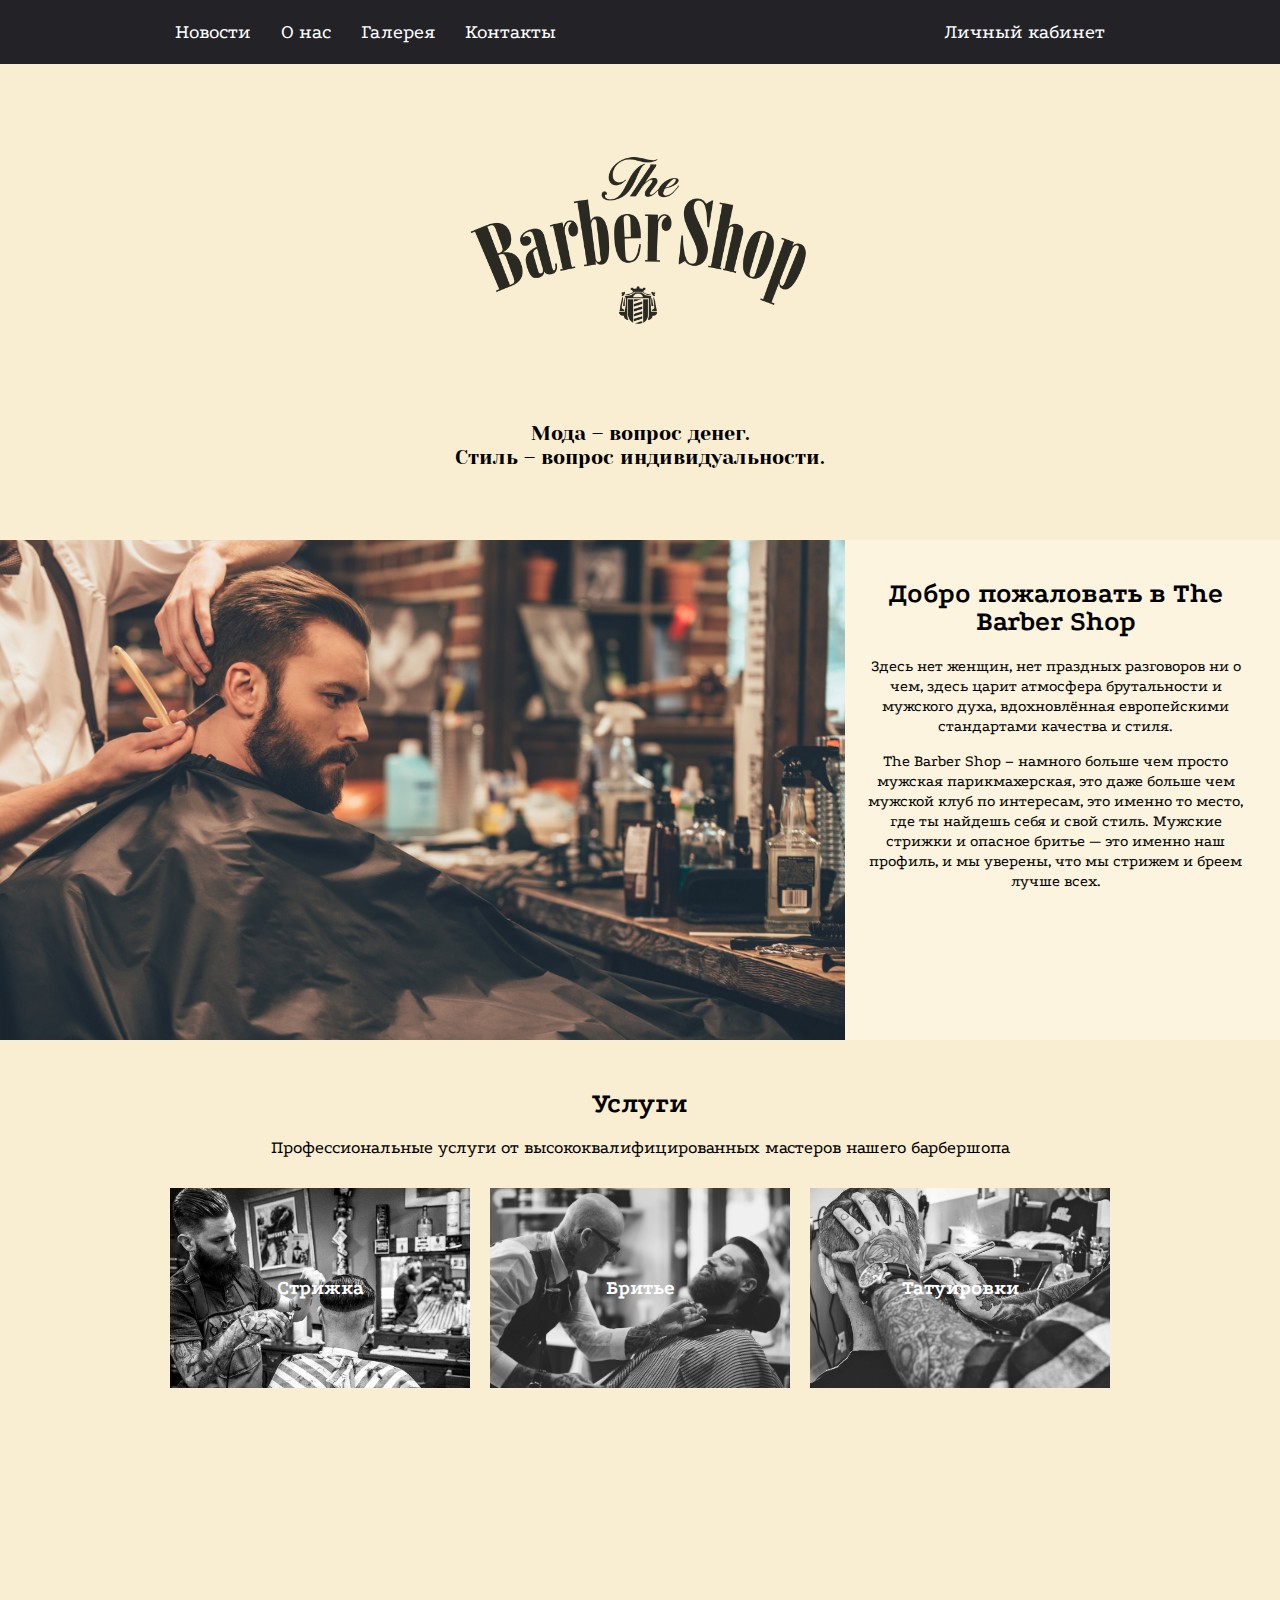
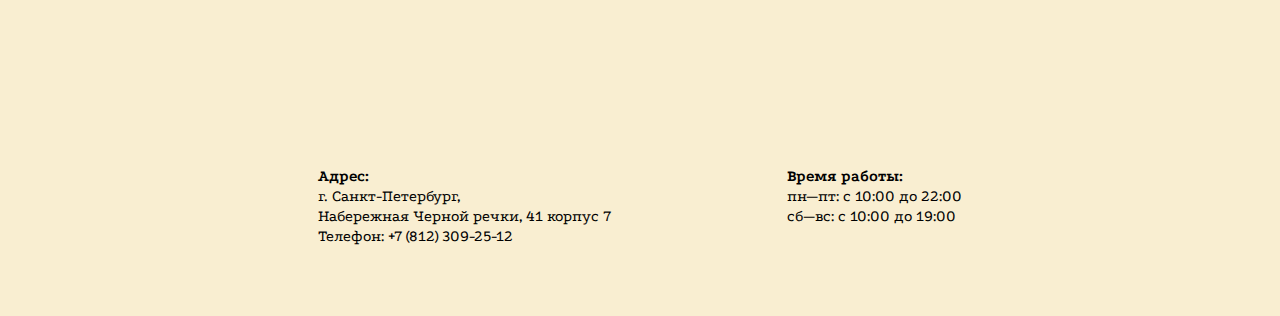
<file: index.html>
<!DOCTYPE html>
<html>
<head>
	<meta charset="utf-8">
	<title>Barbershop EPAM</title>
	<link rel="stylesheet" type="text/css" href="css/style.css">
	<link rel="stylesheet" type="text/css" href="css/normalize-min.css">
	<link href="https://fonts.googleapis.com/css?family=Yeseva+One" rel="stylesheet">
	<link href="https://fonts.googleapis.com/css?family=Podkova:400,700&amp;subset=cyrillic" rel="stylesheet"> 
</head>
<body>
	<header class="header">		
		<nav class="container">			
			<ul class="header-navigation">				
				<li><a href="#">Новости</a></li>
				<li><a href="#about">О нас</a></li>
				<li><a href="#gallery">Галерея</a></li>
				<li><a href="#adress">Контакты</a></li>
			</ul>
			<ul class="header-navigation-login">
				<li><a onclick="existCheck()">Личный кабинет</a></li>
			</ul>
		</nav>
	</header>
	<main>
		<section class="main-info container">
			<h1 class="visually-hidden">Наш прекрасный барбершоп</h1>
			<img src="img/logo2.png" width="500px">
			<p class="slogan">Мода – вопрос денег.<br> Стиль – вопрос индивидуальности.</p>
		</section>
		<section class="about-us" id="about">
			<img src="img/2block.jpg">
			<div class="about-us-text">
				<h2>Добро пожаловать в The Barber Shop</h2>
				<p class="about-us-subheader">Здесь нет женщин, нет праздных разговоров ни о чем, здесь царит атмосфера брутальности и мужского духа, вдохновлённая европейскими стандартами качества и стиля.</p>
				<p class="about-us-description">The Barber Shop – намного больше чем просто мужская парикмахерская, это даже больше чем мужской клуб по интересам, это именно то место, где ты найдешь себя и свой стиль. Мужские стрижки и опасное бритье — это именно наш профиль, и мы уверены, что мы стрижем и бреем лучше всех.</p>
			</div>
		</section>
		<section class="offer container" id="gallery">
			<h2>Услуги</h2>
			<p>Профессиональные услуги от высококвалифицированных мастеров нашего барбершопа</p>
			<ul>
				<li class="offer-bg offer-haircut">Стрижка</li>
				<li class="offer-bg offer-shave">Бритье</li>
				<li class="offer-bg offer-tattoo">Татуировки</li>
			</ul>
		</section>
		<section class="appointment" id="adress">
			<h2 class="visually-hidden">Записаться</h2>			
			<h3><a onclick="existCheck()">Запись к мастеру</a></h3>		
		</section>
	</main>
	<footer class="container">
		<section class="contacts">
			<h2 class="visually-hidden">Контактная информация</h2>
	        <p>           
	           <b>Адрес:</b><br> г. Санкт-Петербург,<br> Набережная Черной речки, 41 корпус 7<br>
	           Телефон: +7 (812) 309-25-12
	        </p>
	        <p>
	          <b>Время работы:</b><br>
	          пн—пт: с 10:00 до 22:00<br>
	          сб—вс: с 10:00 до 19:00
	        </p>	        
		</section>
	</footer>
	<script type="text/javascript" src="js/script.js"></script>	
</body> 
</html>
</file>
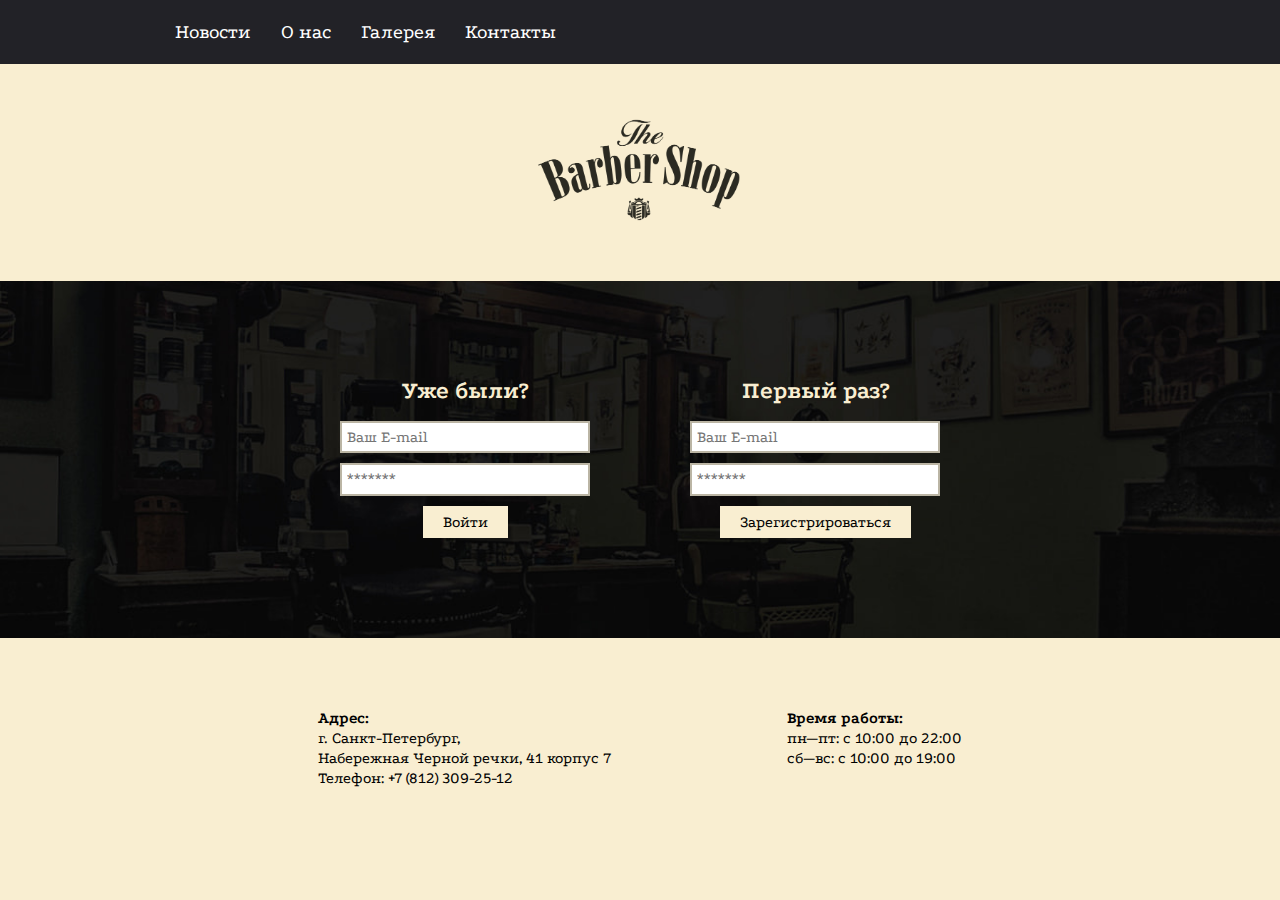
<file: login.html>
<!DOCTYPE html>
<html>
<head>
	<meta charset="utf-8">
	<title>Login - Barbershop EPAM</title>
	<link rel="stylesheet" type="text/css" href="css/style.css">
	<link rel="stylesheet" type="text/css" href="css/normalize-min.css">
	<link href="https://fonts.googleapis.com/css?family=Yeseva+One" rel="stylesheet">
	<link href="https://fonts.googleapis.com/css?family=Podkova:400,700&amp;subset=cyrillic" rel="stylesheet"> 
</head>
<body>
	<header class="header">		
		<nav class="container">			
			<ul class="header-navigation">				
				<li><a href="#">Новости</a></li>
				<li><a href="index.html#about">О нас</a></li>
				<li><a href="index.html#gallery">Галерея</a></li>
				<li><a href="index.html#adress">Контакты</a></li>
			</ul>
		</nav>
	</header>
	<main>
		<section class="logo">
			<a href="index.html">
				<img src="img/logo2.png" width="300px">
			</a>
		</section>
		<section class="appointment">
			<div class="container-login">
				<div class="login">
					<h2>Уже были?</h2>
					<form>
						<p>
							<input type="e-mail" name="email" placeholder="Ваш E-mail" required>
						</p>
						<p>
							<input type="password" name="password" placeholder="*******" required>
						</p>
						<button class="button" type="submit" onclick="checkAuth();">Войти</button>
					</form>
				</div>
				<div class="registration">
					<h2>Первый раз?</h2>
					<form>
						<!--Имя?-->
						<p>
							<input type="e-mail" name="getEmail" placeholder="Ваш E-mail" required>
						</p>
						<p>
							<input type="password" name="getPassword" placeholder="*******" required>
						</p>
						<button class="button" type="submit" onclick="checkReg();">Зарегистрироваться</button>
					</form>
				</div>
			</div>				
		</section>
	</main>
	<footer class="container">
		<section class="contacts">
			<h2 class="visually-hidden">Контактная информация</h2>
	        <p>           
	           <b>Адрес:</b><br> г. Санкт-Петербург,<br> Набережная Черной речки, 41 корпус 7<br>
	           Телефон: +7 (812) 309-25-12
	        </p>
	        <p>
	          <b>Время работы:</b><br>
	          пн—пт: с 10:00 до 22:00<br>
	          сб—вс: с 10:00 до 19:00
	        </p>	        
		</section>  
	</footer>
	<script type="text/javascript" src="js/script.js"></script>
</body>
</html>
</file>
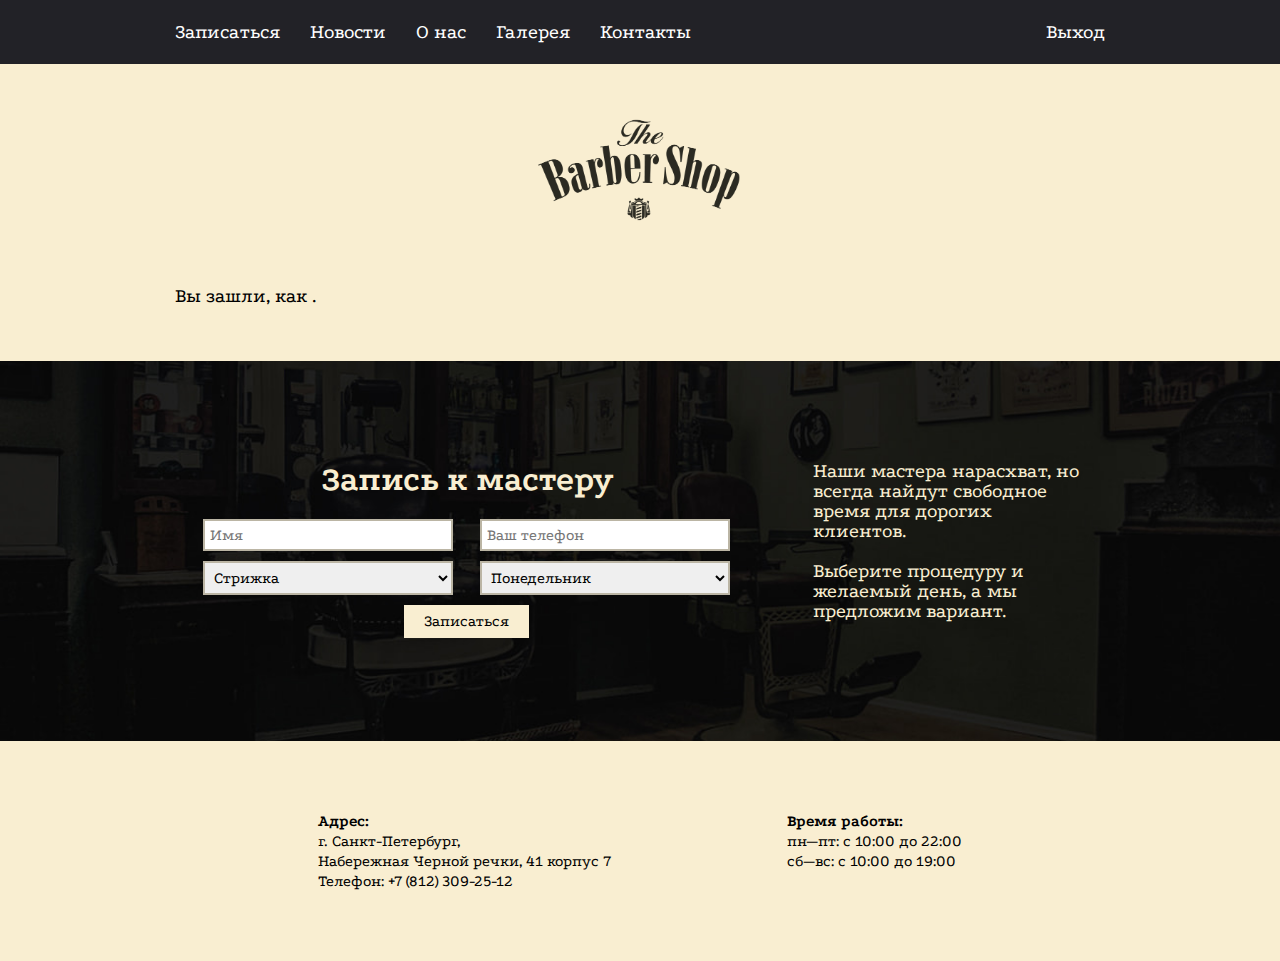
<file: profile.html>
<!DOCTYPE html>
<html>
<head>
	<meta charset="utf-8">
	<title>Profile - Barbershop EPAM</title>
	<link rel="stylesheet" type="text/css" href="css/style.css">
	<link rel="stylesheet" type="text/css" href="css/normalize-min.css">
	<link href="https://fonts.googleapis.com/css?family=Yeseva+One" rel="stylesheet">
	<link href="https://fonts.googleapis.com/css?family=Podkova:400,700&amp;subset=cyrillic" rel="stylesheet"> 
</head>
<body>
	<header class="header">		
		<nav class="container">			
			<ul class="header-navigation">
				<li><a href="#app">Записаться</a></li>
				<li><a href="#">Новости</a></li>
				<li><a href="index.html#about">О нас</a></li>
				<li><a href="index.html#gallery">Галерея</a></li>
				<li><a href="index.html#adress">Контакты</a></li>
			</ul>
			<ul class="header-navigation-login">
				<li><a onclick="logOut();">Выход</a></li>
			</ul>
		</nav>
	</header>
	<main>
		<section class="logo">
			<a href="index.html">
				<img src="img/logo2.png" width="300px">
			</a>
		</section>
		<section class="order container">
			<p>Вы зашли, как <span class="current-account">Incognito</span>.</p>			
		</section>
		<section class="appointment" id="app">
			<h2 class="visually-hidden">Записаться</h2>
			<div class="container-app">
				<div class="appointment-form">
					<h3>Запись к мастеру</h3>
					<form action="" method="">						
						<input type="text" name="name" placeholder="Имя">			
						<input type="tel" name="phone" placeholder="Ваш телефон">
						<select name="offer-list">
							<option value="haircut">Стрижка</option>
							<option value="shave">Бритье</option>
							<option value="tattoo">Татуировка</option>
						</select>
						<select name="day">
							<option value="monday">Понедельник</option>
							<option value="tuesday">Вторник</option>
							<option value="wednesday">Среда</option>
							<option value="thursday">Четверг</option>
							<option value="friday">Пятница</option>
							<option value="saturday">Суббота</option>
							<option value="sunday">Воскресенье</option>
						</select>
						<button class="button" type="submit" onclick="makeApp();">Записаться</button>
					</form>
				</div>			
				<div class="appointment-text">
					<p class="appointment-subscription">Наши мастера нарасхват, но всегда найдут свободное время для дорогих клиентов.</p>
					<p class="appointment-subscription">Выберите процедуру и желаемый день, а мы предложим вариант.</p>
				</div>
			</div>			
		</section>
	</main>
	<footer class="container">
		<section class="contacts">
			<h2 class="visually-hidden">Контактная информация</h2>
	        <p>           
	           <b>Адрес:</b><br> г. Санкт-Петербург,<br> Набережная Черной речки, 41 корпус 7<br>
	           Телефон: +7 (812) 309-25-12
	        </p>
	        <p>
	          <b>Время работы:</b><br>
	          пн—пт: с 10:00 до 22:00<br>
	          сб—вс: с 10:00 до 19:00
	        </p>	        
		</section>
	</footer>
	
	<script type="text/javascript" src="js/appointment.js"></script>
</body> 
</html>
</file>
<file: css/style.css>
body {
	min-width: 960px;
	margin: 0;
	padding: 0;

	font-family: 'Podkova', 'Times New Roman', serif;
	font-size: 16px;
	font-weight: 400;
	line-height: 20px;
	color: #000000;

	background-color: #f9eed1;
}

* {
	margin: 0;
	padding: 0;
}

.slogan {
	font-family: 'Yeseva One', 'Times New Roman', cursive;
	font-size: 20px;
	font-weight: 400;
	line-height: 24px;
}

.visually-hidden:not(:focus):not(:active),
input[type="checkbox"].visually-hidden,
input[type="radio"].visually-hidden {
	position: absolute;

	width: 1px;
	height: 1px;
	margin: -1px;
	border: none;
	padding: 0;

	white-space: nowrap;
	-webkit-clip-path: inset(100%);
	clip-path: inset(100%);
	clip: rect(0 0 0 0);
	overflow: hidden;
}

img {
	max-width: 100%;
	height: auto;
}

.container {
	width: 960px;
	margin: 0 auto;
}

.header {
	width: 100%;
	background-color: #222227;
}

.header a {
	display: block;
	padding: 20px 15px;

	color: inherit;
	text-decoration: none;
	cursor: pointer;
}

.header a:hover,
.header a:focus {
	color: #f9eed1;
}

.header nav {
	display: flex;
	justify-content: space-between;

	font-size: 20px;
	line-height: 24px;
	color: #ffffff;
	background-color: #222227;
}

.header ul, .offer ul {
	list-style: none;
}

.header-navigation {
	display: flex;
	justify-content: space-between;
	flex-wrap: wrap;
}

.main-info {
	margin-bottom: 70px;

	text-align: center;
	background-color: inherit;
}

.about-us {
	display: flex;
	margin-bottom: 50px;
	max-height: 500px;

	background-color: #FCF4DE;
}

.about-us img {
	width: 66%;
}

.about-us .about-us-text {
	padding: 20px;
	box-sizing: border-box;
	width: 33%;
	text-align: center;
}

.about-us-text h2,
.offer h2 {
	margin: 20px 0;
	text-align: center;
	font-size: 28px;
	line-height: 28px;
}

.about-us-subheader {
	margin: 15px 0;
}

.offer p {
	margin-bottom: 30px;
	text-align: center;
	font-size: 18px;
}

.offer ul {
	display: flex;
	justify-content: space-around;
	margin-bottom: 50px;
}

.offer-haircut {
	background: url(../img/haircut.jpg) no-repeat;
}

.offer-shave {
	background: url(../img/shave.jpg) no-repeat;
}

.offer-tattoo {
	background: url(../img/tattoo.jpg) no-repeat;
}

.offer-haircut:hover,
.offer-shave:hover,
.offer-tattoo:hover {
	opacity: 0.9;
}

.offer-bg {
	width: 300px;
	height: 200px;

	font-size: 20px;
	font-weight: 700;
	line-height: 200px;
	text-align: center;
	color: #ffffff;

	background-color: #222227;
	background-size: cover;
}

.appointment {	
	padding: 100px 0;

	color: #f9eed1;

	background-color: #000000;
	background: url(../img/barbershop-bg.jpg) no-repeat fixed;
	background-position: 0 50%;
	background-size: cover;
}

.appointment h3 {
	margin-bottom: 20px;
	text-align: center;
	font-size: 34px;
	line-height: 38px;
}

.appointment a {
	color: inherit;
	text-decoration: none;
	cursor: pointer;
}

.appointment a:hover,
.appointment a:focus {
	color: #ffe073;
}

.appointment form {
	display: flex;
	flex-wrap: wrap;
	justify-content: space-around;

}

.appointment input,
.appointment select {
	margin-bottom: 5px;
	width: 220px;
	box-sizing: border-box;
}

.appointment textarea {
	margin-bottom: 10px;
	width: 430px;
	height: 150px;
	resize: none;
}

input,
textarea,
select {
	font: inherit;
	padding: 5px;
	margin: 5px;

	border: 2px solid #BBB5A4;
}

input:focus,
textarea:focus,
select:focus {
	border: 2px solid #fcf4de;
}

.button {
	padding: 7px 20px;
	border: none;
	background-color: #f9eed1;
}

.button:hover,
.button:focus {
	background-color: #ffe073;
}

footer {
	padding: 70px;
	box-sizing: border-box;
}

.contacts {
	display: flex;
	justify-content: space-around;
}

.logo {
	text-align: center;
}

.logo a:hover {
	opacity: 0.5;
}

.container-login {
	display: flex;
	justify-content: space-around;
	margin: auto;
	width: 700px;
}

.login,
.registration {
	width: 270px;
}

.container-login h2 {
	margin-bottom: 20px;
	text-align: center;
}

.container-login input,
.container-app input,
.container-app select {
	margin-bottom: 10px;
	width: 250px;
	box-sizing: border-box;
}

.order p {
	margin-bottom: 50px;
	padding: 0 15px;
	font-size: 20px;
	line-height: 30px;
}

.order h2 {
	margin-bottom: 30px;
	padding: 0 15px;
}

.container-app {
	display: flex;
	justify-content: space-around;
	margin: auto;
	width: 900px;
}

.appointment-form {
	margin-right: 70px;
	width: 66%;
}

.appointment-text {
	width: 33%;
}

.appointment-subscription {
	font-size: 20px;
	line-height: 20px;
	margin-bottom: 20px;
}
</file>
